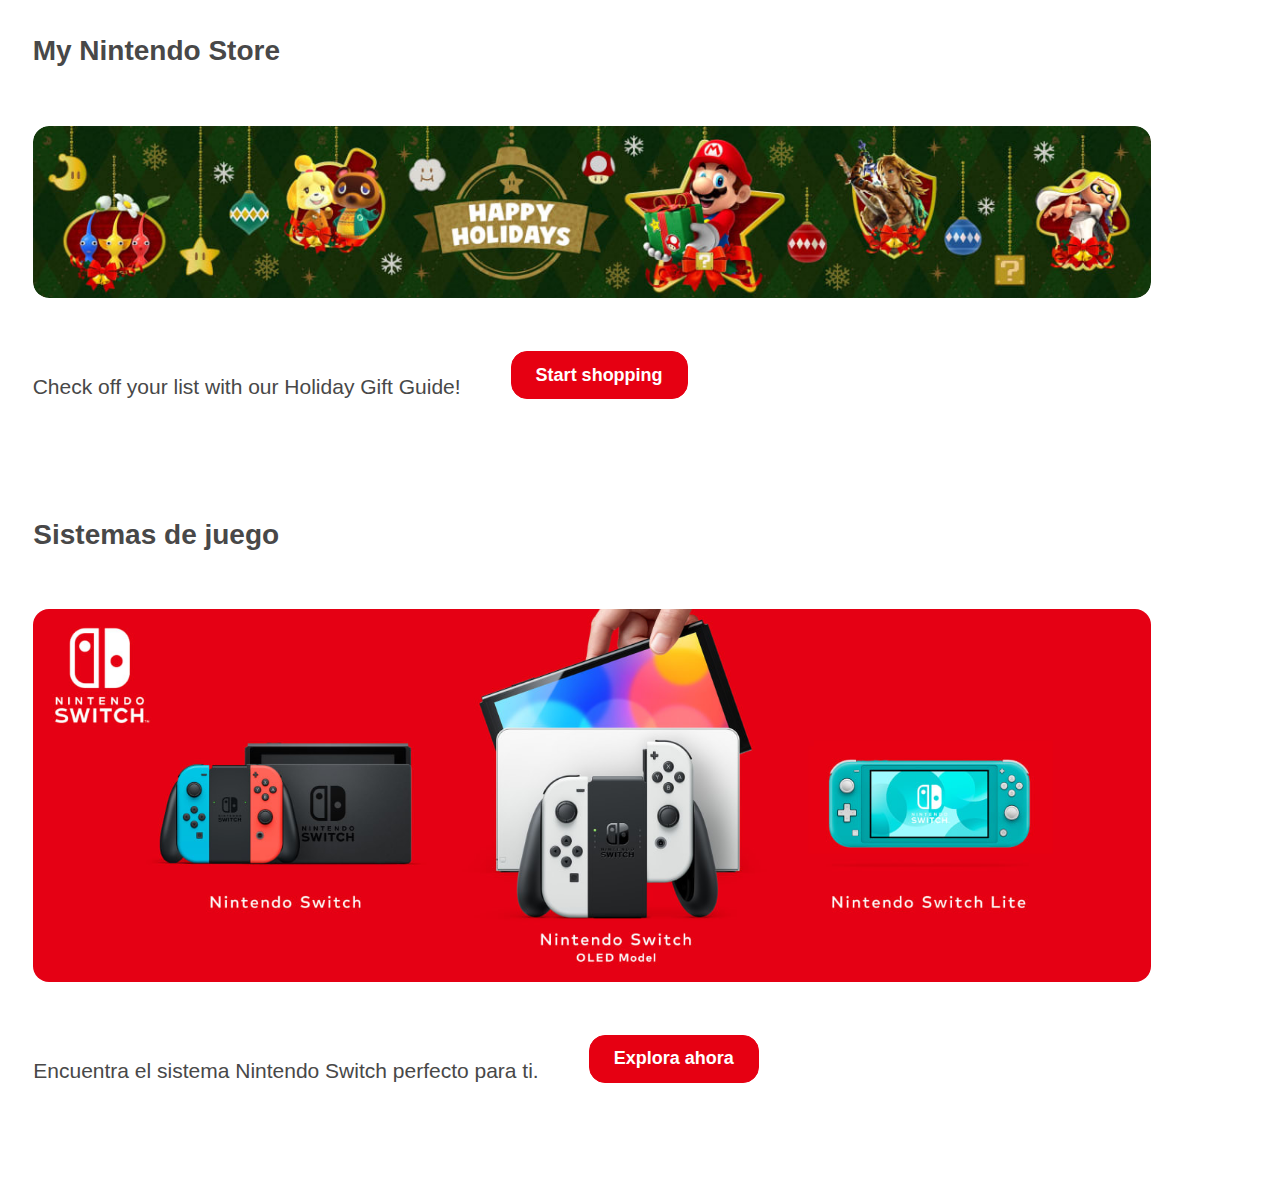
<file: seccion_sistemasJuegos/index.html>
<!DOCTYPE html>
<html>
    <head>
        <meta charset="UFT-8">
        <title>Sistemas de juego</title>
        <meta property="titulo" content="Sistemas de juego">
        <meta property="description" content="Proyecto nintendo">
        <meta property="autor" content="Rosa del Río Angosto">
        <meta property="type" content="proyecto">
        <link rel="stylesheet" href="style.css">
    </head>
    <body>
        <section class="seccionJuego1">
            <div class="interiorAncho">
                <div class="ordenInterno">
                    <h2 class="tituloSistemas">My Nintendo Store</h2>
                    <a href="#" class="enlacesSistemas">
                            <div class="estiloImagen">
                                <img src="4576x704_HGG-banner-desktop.jpg" alt="navidad" class="imagen">
                            </div>
                    </a>
                    <span class="texInf">
                        <span class="pSistemas">
                            <strong>Check off your list with our Holiday Gift Guide!</strong>
                        </span>
                        <span class="estiloBoton">
                            <a href="#" class="enlace">
                                <font style="vertical-align: inherit;">Start shopping</font>
                            </a>
                        </span>
                    </span>
                </div>
            </div>
        </section>
        <section class="seccionJuego">
            <div class="interiorAncho">
                <div class="ordenInterno">
                    <h2 class="tituloSistemas">Sistemas de juego</h2>
                    <a href="#" class="enlaceSistemas">
                        <div class="estiloImagen">
                            <img src="Nintendo_Switch_family_wide_TEST-1.jpg" alt="Nintendo_Switch_family_wide_TEST-1" class="imagen">
                        </div>
                    </a>
                    <span class="texInf">
                        <span class="pSistemas">
                            <strong>Encuentra el sistema Nintendo Switch perfecto para ti.</strong>
                        </span> 
                        <span  class="estiloBoton"> 
                             <!--Diseño de botón, el enlace por ahora está inactivio, por lo que el diseño valdrá para distintos botones, 
                        solo habría que cambiar la ruta del enlace-->
                            <a href="#" class="enlace">
                            <font style="vertical-align: inherit;">Explora ahora</font>
                           </a>
                        </span>
                   
                 
                       
                </div>
                
        </div>
            </section>
            
    </body>
</html>
</file>
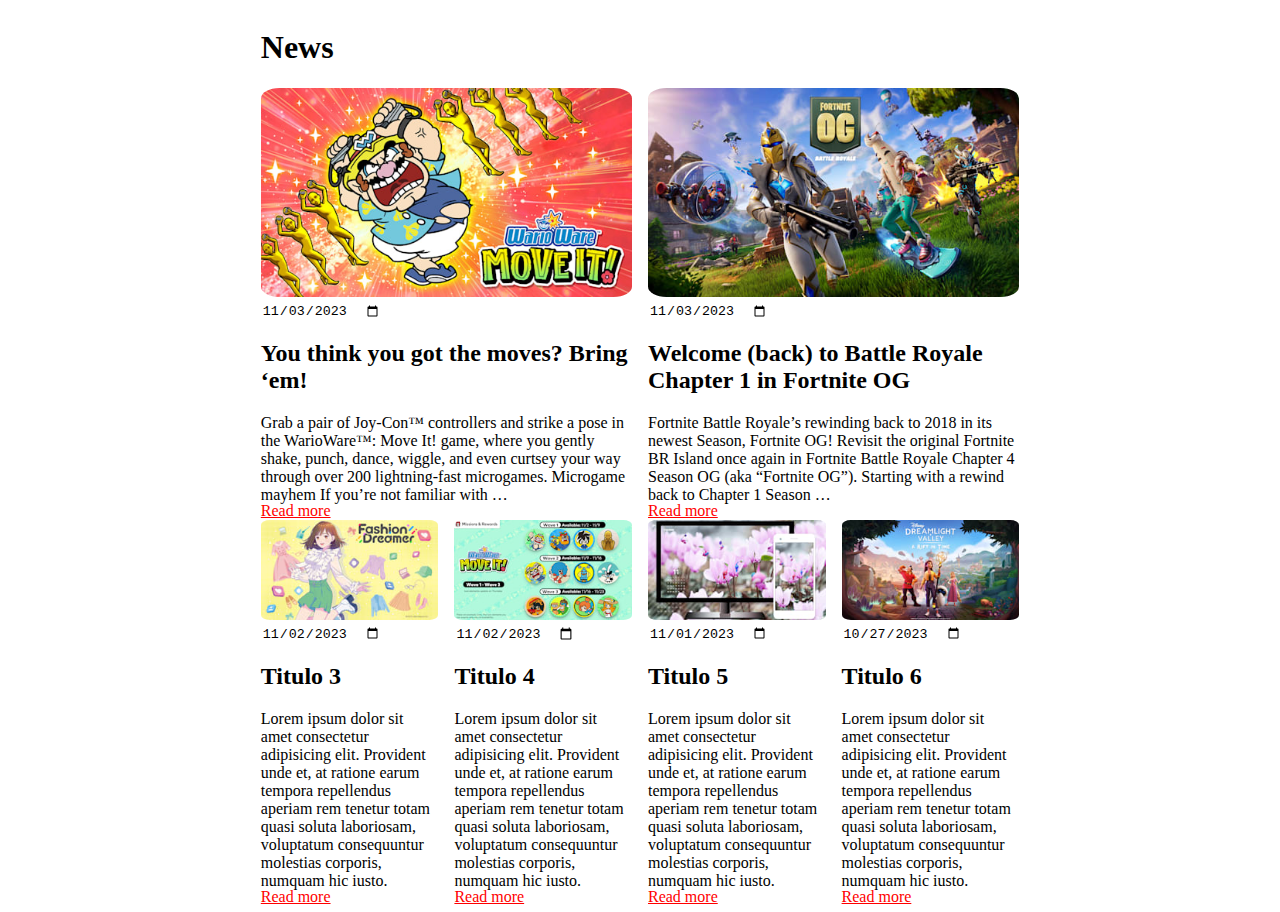
<file: news.html>
<!DOCTYPE html>
<html lang="en">
<head>
    <meta charset="UTF-8">
    <meta http-equiv="X-UA-Compatible" content="IE=edge">
    <meta name="viewport" content="width=device-width, initial-scale=1.0">
    <link rel="stylesheet" href="news.css">
    <title>News</title>
</head>
<body>
    <article>
        <section>
            <h1>News</h1>
        </section>
        <section>
            <div class="newsP">
                <img src="2250x1266_Ncom_WarioWare.jpg" alt="Imagen 1" class="imgP">
                <input type="date" class="fecha" value="2023-11-03">
                <h2>You think you got the moves? Bring ‘em!</h2>
                <p>Grab a pair of Joy-Con™ controllers and strike a pose in the WarioWare™: Move It! game, where you gently shake, punch, dance, wiggle, and even curtsey your way through over 200 lightning-fast microgames. Microgame mayhem If you’re not familiar with …</p>
                <a href="#">Read more</a>
            </div>
            <div class="newsP">
                <img src="EN_27BR_KeyArt_OG_Social.jpg" alt="Imagen 2" class="imgP">
                <input type="date" class="fecha" value="2023-11-03">
                <h2>Welcome (back) to Battle Royale Chapter 1 in Fortnite OG</h2>
                <p>Fortnite Battle Royale’s rewinding back to 2018 in its newest Season, Fortnite OG! Revisit the original Fortnite BR Island once again in Fortnite Battle Royale Chapter 4 Season OG (aka “Fortnite OG”). Starting with a rewind back to Chapter 1 Season …</p>
                <a href="#">Read more</a>
            </div>
        </section>
        <section>
            <div class="newsS">
                <img src="3ecddd559183fe77778a41704d6459d946a03efb8567c56d907eb5452c4f31ba.jpg" alt="Imagen 3" class="imgS">
                <input type="date" class="fecha" value="2023-11-02">
                <h2>Titulo 3</h2>
                <p>Lorem ipsum dolor sit amet consectetur adipisicing elit. 
                    Provident unde et, at ratione earum tempora repellendus 
                    aperiam rem tenetur totam quasi soluta laboriosam, 
                    voluptatum consequuntur molestias corporis, numquam hic 
                    iusto.
                </p>
                <a href="#">Read more</a>
            </div>
            <div class="newsS">
                <img src="LHA-1276-MissionsRewards-WarioWare-Social-EN_v01.jpg" alt="Imagen 4" class="imgS">
                <input type="date" class="fecha" value="2023-11-02">
                <h2>Titulo 4</h2>
                <p>Lorem ipsum dolor sit amet consectetur adipisicing elit. 
                    Provident unde et, at ratione earum tempora repellendus 
                    aperiam rem tenetur totam quasi soluta laboriosam, 
                    voluptatum consequuntur molestias corporis, numquam hic 
                    iusto.
                </p>
                <a href="#">Read more</a>
            </div>
            <div class="newsS">
                <img src="WN_Banner_MN_Pikmin_NovCalendar.jpg" alt="Imagen 5" class="imgS">
                <input type="date" class="fecha" value="2023-11-01">
                <h2>Titulo 5</h2>
                <p>Lorem ipsum dolor sit amet consectetur adipisicing elit. 
                    Provident unde et, at ratione earum tempora repellendus 
                    aperiam rem tenetur totam quasi soluta laboriosam, 
                    voluptatum consequuntur molestias corporis, numquam hic 
                    iusto.
                </p>
                <a href="#">Read more</a>
            </div>
            <div class="newsS">
                <img src="DDV_Expansion1_KeyArt_Final.jpg" alt="Imagen 6" class="imgS">
                <input type="date" class="fecha" value="2023-10-27">
                <h2>Titulo 6</h2>
                <p>Lorem ipsum dolor sit amet consectetur adipisicing elit. 
                    Provident unde et, at ratione earum tempora repellendus 
                    aperiam rem tenetur totam quasi soluta laboriosam, 
                    voluptatum consequuntur molestias corporis, numquam hic 
                    iusto.
                </p>
                <a href="#">Read more</a>
            </div>
        </section>
    </article>
</body>
</html>
</file>
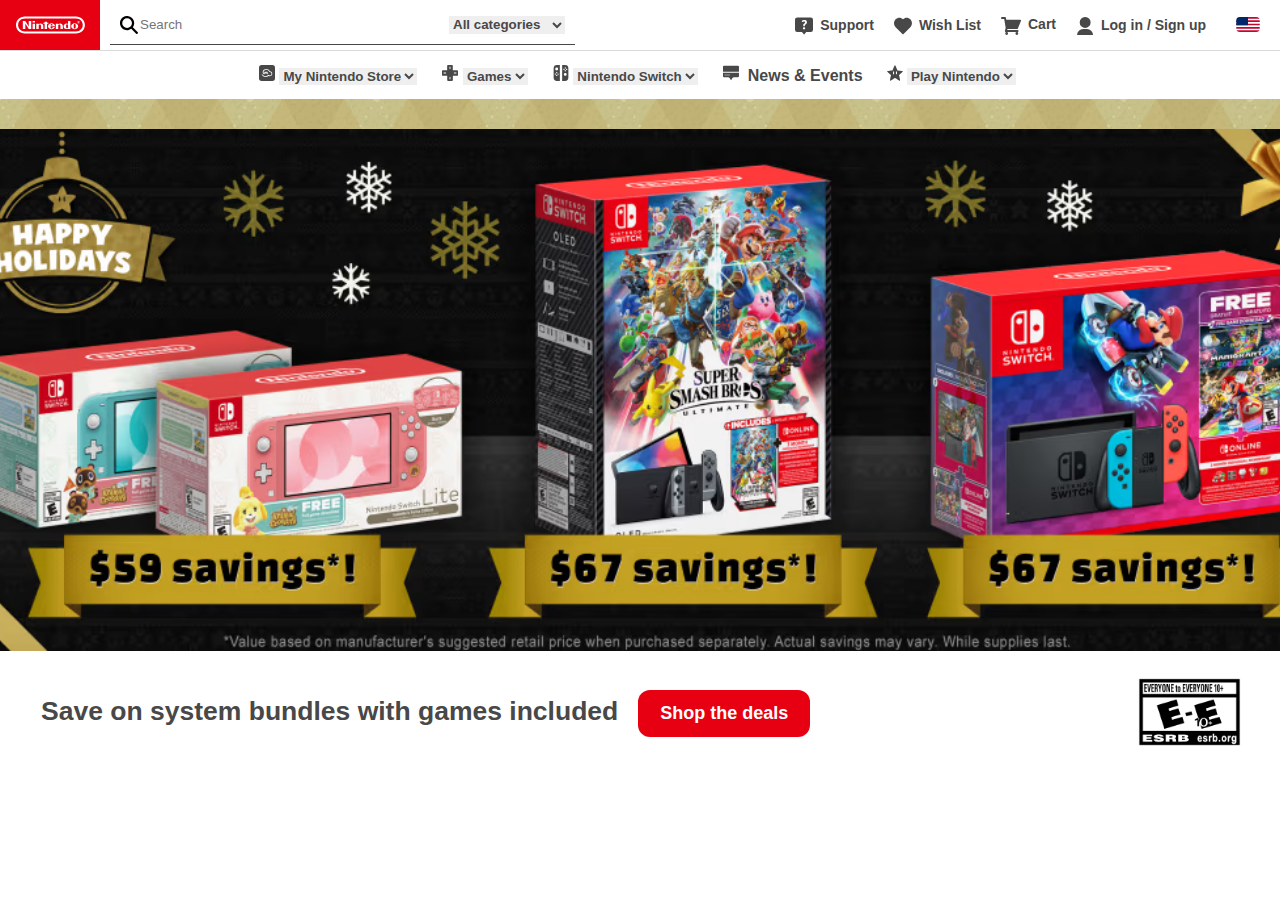
<file: Navbar/navbar_nintendo.html>
<!DOCTYPE html>
<html lang="en">
  <head>
    <meta charset="UTF-8" />
    <meta name="viewport" content="width=device-width, initial-scale=1.0" />
    <title>Document</title>
    <link rel="stylesheet" href="ccss_navbar.css" />
  </head>
  <body>
    <header>
      <nav class="navbar">
        <div class="logo-search">
          <div class="logo">
            <a href="https://www.nintendo.com/us/">
              <svg viewBox="0 0 97 24"xmlns="http://www.w3.org/2000/svg"width="69"role="presentation"alt=""data-testid="NintendoRacetrackLogoIcon"size="69"color="currentColor"><path d="M17.945 14.157l-4.85-7.838H9.609V17.59h3.486V9.752l4.85 7.838h3.456V6.32h-3.486l.03 7.837zm27.554-4.04V8.993H43.68v-1.52h-3.395v1.52h-1.849v1.124h1.85v7.473h3.394v-7.473h1.82zM23.341 17.56h3.364v-7.474h-3.364v7.474zm0-8.932h3.395V6.319H23.34v2.309zm59.17.942c-2.728 0-4.941 1.883-4.941 4.192s2.213 4.193 4.94 4.193c2.729 0 4.942-1.884 4.942-4.193 0-2.309-2.213-4.192-4.941-4.192zm1.364 5.772c0 1.185-.698 1.67-1.364 1.67-.667 0-1.395-.485-1.395-1.67v-3.16c0-1.184.697-1.67 1.395-1.67.666 0 1.364.486 1.364 1.67v3.16zm-10.73-4.891c-.547-.304-1.123-.608-1.91-.669-2.426-.212-4.305 1.945-4.305 3.92 0 2.612 2 3.554 2.304 3.706 1.152.516 2.607.547 3.88-.274v.426h3.334V6.32h-3.334c.03 0 .03 2.4.03 4.13zm.03 3.342v1.336c0 1.155-.789 1.458-1.334 1.458-.546 0-1.334-.303-1.334-1.458v-2.673c0-1.155.788-1.458 1.334-1.458.515 0 1.333.303 1.333 1.458v1.337zM34.616 9.752c-1.122.03-2.031.516-2.698 1.124v-.79h-3.365v7.474h3.365v-4.922c0-.638.697-1.367 1.607-1.367.909 0 1.546.73 1.546 1.367v4.922h3.364v-4.071c0-2.947-2.546-3.798-3.82-3.737zm27.433 0a4.075 4.075 0 0 0-2.698 1.124v-.79h-3.365v7.474h3.365v-4.922c0-.638.697-1.367 1.606-1.367.91 0 1.546.73 1.546 1.367v4.922h3.365v-4.071c0-2.947-2.546-3.798-3.82-3.737zm-7.063 4.101c0-2.309-2.243-4.253-4.971-4.253-2.759 0-4.972 1.884-4.972 4.193 0 2.308 2.213 4.192 4.972 4.192 2.273 0 4.213-1.306 4.789-3.068H51.44v.455c0 1.367-.91 1.671-1.394 1.671-.515 0-1.425-.304-1.425-1.67v-1.55l6.366.03zm-6.123-2.643a1.391 1.391 0 0 1 1.182-.668c.455 0 .91.213 1.182.668.212.365.212.82.212 1.458H48.62c0-.637.03-1.063.243-1.458zm39.921-3.493c0-.365-.272-.547-.818-.547h-.758v1.914h.455v-.79h.242l.364.79h.515l-.424-.851c.273-.091.424-.273.424-.516zm-.879.273h-.242v-.547h.212c.273 0 .424.091.424.274 0 .212-.12.273-.394.273zm.03-1.58c-.94 0-1.727.79-1.727 1.732s.788 1.732 1.728 1.732 1.727-.79 1.727-1.732a1.73 1.73 0 0 0-1.727-1.732zm0 3.13a1.413 1.413 0 0 1-1.394-1.398c0-.76.637-1.398 1.395-1.398.757 0 1.394.638 1.394 1.398 0 .76-.637 1.397-1.394 1.397zM84.148 0H12.64C5.062-.03 0 5.438 0 11.97c0 6.53 5.062 11.939 12.67 11.939h71.508c7.608 0 12.67-5.408 12.67-11.94C96.818 5.44 91.726 0 84.148 0zm-.03 20.993H12.671c-6.033.03-9.7-4.041-9.7-9.023 0-4.983 3.698-8.993 9.7-9.023h71.446c6.002 0 9.7 4.04 9.7 9.023 0 4.982-3.668 9.023-9.7 9.023z"fill="currentColor"></path></svg>
            </a>
          </div>
          <div class="cajas">
            <form class="busqueda">
              <svg data-name="Magnifying glass" xmlns="http://www.w3.org/2000/svg" viewBox="0 0 32 32" class="SearchInputstyles__SearchIcon-sc-1r59ztq-1 hLpYTP" width="18" role="presentation" alt="" data-testid="MagnifyingGlassIcon" size="18" color="currentColor"><path d="M31.564 28.745l-8.73-8.73a12.66 12.66 0 1 0-2.804 2.834l8.715 8.715a1.5 1.5 0 0 0 2.114 0l.705-.705a1.5 1.5 0 0 0 0-2.114zm-18.966-7.433A8.611 8.611 0 1 1 21.21 12.7a8.62 8.62 0 0 1-8.612 8.612z" fill="currentColor"></path></svg>
              <input type="text" placeholder="Search" class="caja" />
              <select class="dropdown">
                <option>All categories</option>
                <option>Games</option>
                <option>Hardware</option>
                <option>Merchandise</option>
                <option>News & Events</option>
                <option>Support</option>
              </select>
            </form>
          </div>
        </div>

        <!-- Aquí los links de la derecha -->

        <div class="arriba">
          <div class="links">
            <a href="https://en-americas-support.nintendo.com/?_gl=1*w67rev*_ga*OTEzOTEzODcwLjE2OTg3NTA2Mjk.*_ga_F6ERC4HMNZ*MTY5OTUzNzA1Ny4xMS4wLjE2OTk1MzcwNTcuMC4wLjA.">
                <svg xmlns="http://www.w3.org/2000/svg" viewBox="0 0 32 32"width="18" role="presentation" alt="" data-testid="SupportIcon" size="18" color="currentColor"><path d="M28.126.862H3.876A3.904 3.904 0 0 0 0 4.757v17.838a3.905 3.905 0 0 0 3.875 3.896h8.375c.125 0 .125 0 .125.125l3.626 4.397a.122.122 0 0 0 .125.125c.125 0 .125 0 .25-.125L20 26.616a.122.122 0 0 1 .124-.125h8.001A3.904 3.904 0 0 0 32 22.595V4.757A3.903 3.903 0 0 0 28.126.862zM17.954 20.91a2.018 2.018 0 0 1-.438.64 2.062 2.062 0 0 1-1.446.58 2.092 2.092 0 0 1-.802-.154 1.944 1.944 0 0 1-.652-.43 1.98 1.98 0 0 1-.427-.642 2.119 2.119 0 0 1-.001-1.59 1.97 1.97 0 0 1 .43-.65 2.055 2.055 0 0 1 .643-.432 2.078 2.078 0 0 1 1.613 0 2.152 2.152 0 0 1 .64.428l.002.001a2.045 2.045 0 0 1 .438 2.25zm2.964-10.055a4.505 4.505 0 0 1-.662 1.159 5.04 5.04 0 0 1-.861.844l-.822.622a6.01 6.01 0 0 0-.626.538.766.766 0 0 0-.231.426l-.303 1.923h-2.517l-.222-2.13a1.824 1.824 0 0 1 .193-1.127 3.152 3.152 0 0 1 .648-.812 7.965 7.965 0 0 1 .838-.658 6.94 6.94 0 0 0 .782-.626 3.116 3.116 0 0 0 .574-.716 1.726 1.726 0 0 0 .208-.873 1.287 1.287 0 0 0-.112-.55 1.213 1.213 0 0 0-.318-.414 1.482 1.482 0 0 0-.506-.275 2.946 2.946 0 0 0-1.628.018 3.595 3.595 0 0 0-.666.277 8.824 8.824 0 0 0-.49.294.966.966 0 0 1-1.483-.33l-.872-1.378.24-.212a8 8 0 0 1 .86-.657 6.234 6.234 0 0 1 1.023-.55 6.4 6.4 0 0 1 1.192-.37 6.63 6.63 0 0 1 3.248.15 4.301 4.301 0 0 1 1.475.826 3.736 3.736 0 0 1 .966 1.314 4.161 4.161 0 0 1 .34 1.703 4.304 4.304 0 0 1-.268 1.584z" fill="currentColor" fill-rule="evenodd">  </path></svg>Support</a>
            <a href="https://www.nintendo.com/us/wish-list/"><svg xmlns="http://www.w3.org/2000/svg" viewBox="0 0 32 32" width="18" role="presentation" alt="" data-testid="HeartIcon" size="18" color="currentColor"><path d="M22.3 1.3c-2.3 0-4.5 1-6.3 2.8-1.7-1.8-3.9-2.8-6.3-2.8C4.4 1.3 0 5.7 0 11.2c0 2.6 1.2 5.1 3.3 7.3L15 30.2c.3.3.6.4 1 .4.3 0 .7-.1 1-.4l11.6-11.6c1.5-1.8 3.3-4.3 3.3-7.5.1-5.4-4.3-9.8-9.6-9.8z" fill-rule="evenodd" clip-rule="evenodd" fill="currentColor"></path></svg>Wish List</a>
            <a href="https://www.nintendo.com/us/cart/"><svg data-name="Shopping cart" xmlns="http://www.w3.org/2000/svg" viewBox="0 0 32 32" width="20" role="presentation" alt="" data-testid="ShoppingCartIcon" size="20" color="currentColor"><path fill="currentColor" d="M23.12 28.073a2.248 2.248 0 1 0 2.25-2.326h-.005a2.288 2.288 0 0 0-2.245 2.326zm2.397-7.29a1.728 1.728 0 0 0 1.498-.982l4.844-11.686a1.544 1.544 0 0 0-.15-1.551 1.593 1.593 0 0 0-1.349-.673H8.44l-.55-2.895A1.494 1.494 0 0 0 6.393 1.6H1.598A1.606 1.606 0 0 0 0 3.255a1.548 1.548 0 0 0 1.598 1.654h3.496L7.49 18.973l-1.098 4.706a1.67 1.67 0 0 0 .25 1.395 1.529 1.529 0 0 0 1.198.673h18.675a1.656 1.656 0 0 0 0-3.31H9.937l.4-1.654zm-18.726 7.29a2.248 2.248 0 1 0 2.25-2.326h-.005a2.288 2.288 0 0 0-2.245 2.326z"></path></svg>Cart</a>
            <a href=""><svg xmlns="http://www.w3.org/2000/svg" viewBox="0 0 32 32" width="18" role="presentation" alt="" data-testid="UserIcon" size="18" color="currentColor"><path d="M16.22 19.41A9.71 9.71 0 1 1 26 9.7a9.74 9.74 0 0 1-9.8 9.71M1.84 32a10.88 10.88 0 0 1 10.94-10.74h6.57A10.88 10.88 0 0 1 30.29 32H1.84" fill="currentColor"></path></svg>Log in / Sign up</a>
            <a href=""></a>
            <img src="FlagUsaIconRegionSelect.webp" alt="Bandera USA"/>
          </div>
        </div>
      </nav>

      <!-- Empieza la barra de navegación inferior -->

    <div class="segunda">
      <form>
        <div class="store">
            <svg viewBox="0 0 32 32" xmlns="http://www.w3.org/2000/svg" width="16" role="presentation" alt="" data-testid="MyNintendoTileIcon" size="16" color="currentColor"><path d="M26.667 0H5.333A5.333 5.333 0 0 0 0 5.333v21.334A5.333 5.333 0 0 0 5.333 32h21.334A5.333 5.333 0 0 0 32 26.667V5.333A5.333 5.333 0 0 0 26.667 0zm-5.105 22.423a5.212 5.212 0 0 1-2.37-.602 10.482 10.482 0 0 1-13.67-1.608.803.803 0 0 1 1.228-1.036 8.866 8.866 0 0 0 11.914 1.04.803.803 0 0 1 .986-.005 3.461 3.461 0 0 0 5.41-2.888 3.495 3.495 0 0 0-3.39-3.416c-.016 0-.036 0-.063-.002a.962.962 0 0 0-.12.003.806.806 0 0 1-.778-.455 6.54 6.54 0 0 0-5.992-3.848c-2.82 0-5.738 1.802-5.738 4.819-.003.818.35 1.596.969 2.132l1.688-3.147a.803.803 0 0 1 1.423.015l.982 1.926.983-1.926a.8.8 0 0 1 .71-.438c.3 0 .574.164.716.428l2.076 3.933a.8.8 0 0 1-.03.804.802.802 0 0 1-1.391-.054l-1.353-2.564-.995 1.95a.803.803 0 0 1-1.431-.001l-1-1.96-1.384 2.58a.805.805 0 0 1-1.046.349 4.563 4.563 0 0 1-2.524-4.027C7.372 10.403 11.107 8 14.717 8a8.081 8.081 0 0 1 7.209 4.308 5.063 5.063 0 0 1-.363 10.115z" fill="currentColor" fill-rule="evenodd"></path></svg>
        <select>  
          <option>My Nintendo Store</option>
        </select>
        </div>
        <div class="games">
            <svg xmlns="http://www.w3.org/2000/svg" viewBox="0 0 32 32" width="16" role="presentation" alt="" data-testid="DPadIcon" size="16" color="currentColor"><path d="M30.1 10.4h-8.5V1.9c0-1-.8-1.9-1.9-1.9h-7.5c-1 0-1.9.8-1.9 1.9v8.5H1.9c-1 0-1.9.8-1.9 1.9v7.5c0 1 .8 1.9 1.9 1.9h8.5v8.5c0 1 .8 1.9 1.9 1.9h7.5c1 0 1.9-.8 1.9-1.9v-8.5h8.5c1 0 1.9-.8 1.9-1.9v-7.5c-.1-1.1-.9-1.9-2-1.9zM7.5 16.9H3.8c-.5 0-.9-.4-.9-.9s.4-.9.9-.9h3.8c.5 0 .9.4.9.9s-.5.9-1 .9zm9.4 11.3c0 .5-.4.9-.9.9s-.9-.4-.9-.9v-3.8c0-.5.4-.9.9-.9s.9.4.9.9v3.8zm0-20.7c0 .5-.4.9-.9.9s-.9-.4-.9-.9V3.8c0-.5.4-.9.9-.9s.9.4.9.9v3.7zm11.3 9.4h-3.8c-.5 0-.9-.4-.9-.9s.4-.9.9-.9h3.8c.5 0 .9.4.9.9.1.5-.3.9-.9.9z" fill-rule="evenodd" clip-rule="evenodd" fill="currentColor"></path></svg>
            <select>
              <option>Games</option>
            </select>
        </div>
        <div class="switch">
            <svg xmlns="http://www.w3.org/2000/svg" viewBox="0 0 32 32" width="16" role="presentation" alt="" data-testid="SwitchIcon" size="16" color="currentColor"><path d="M13.54 0a.18.18 0 0 1 .17.17v31.66a.15.15 0 0 1-.17.17H8.11a6.86 6.86 0 0 1-6.85-6.8V6.74A6.81 6.81 0 0 1 8.11 0h5.43zm10.4 0a6.77 6.77 0 0 1 6.8 6.74V25.2a6.82 6.82 0 0 1-6.85 6.8h-5.43a.15.15 0 0 1-.17-.17V.17c0-.11.11-.17.22-.17h5.43zM7.49 19.6a1.26 1.26 0 1 0 0 2.51 1.32 1.32 0 0 0 1.31-1.25 1.28 1.28 0 0 0-1.31-1.26zm17-3.6a2.86 2.86 0 0 0-2.85 2.86A2.86 2.86 0 1 0 24.51 16zm-14.28.86a1.26 1.26 0 1 0 0 2.51 1.35 1.35 0 0 0 1.31-1.26 1.32 1.32 0 0 0-1.29-1.25zm-5.49 0a1.26 1.26 0 1 0 0 2.51 1.36 1.36 0 0 0 1.32-1.26 1.28 1.28 0 0 0-1.3-1.25zm2.75-2.69a1.26 1.26 0 1 0 0 2.52 1.37 1.37 0 0 0 1.33-1.26 1.28 1.28 0 0 0-1.31-1.26zm17-4a1.36 1.36 0 0 0-1.31 1.26 1.32 1.32 0 1 0 1.31-1.26zm-17-5.08a2.86 2.86 0 1 0 0 5.71 2.86 2.86 0 0 0 2.85-2.86 2.82 2.82 0 0 0-2.83-2.85zm19.77 2.4a1.26 1.26 0 1 0 1.31 1.25 1.32 1.32 0 0 0-1.29-1.25zm-5.43 0a1.26 1.26 0 1 0 1.31 1.25 1.29 1.29 0 0 0-1.29-1.25zm2.68-2.75A1.36 1.36 0 0 0 23.2 6a1.32 1.32 0 1 0 1.31-1.26z" fill="currentColor" fill-rule="evenodd"></path></svg>
            <select>
              <option>Nintendo Switch</option>
            </select>
        </div>
        <div class="news">
            <svg xmlns="http://www.w3.org/2000/svg" viewBox="0 0 32 32" width="16" role="presentation" alt="" data-testid="NewsIcon" size="16" color="currentColor"><path fill="currentColor" d="M31.92 3.62a1.945 1.945 0 0 0-1.953-1.932H1.874A1.945 1.945 0 0 0-.08 3.62v10.068h32zm-32 11.692v7.201a2.027 2.027 0 0 0 1.954 1.998h8.711a2.777 2.777 0 0 1 2.178 1.073q2.97 4.736 3.315 4.728.344-.009 3.315-4.837a2.677 2.677 0 0 1 2.177-.964h8.398a2.027 2.027 0 0 0 1.953-1.998v-7.201zm14 5.15c0 .056-.07.1-.155.1H3.077c-.086 0-.156-.044-.156-.1v-1.051c0-.055.07-.1.156-.1h10.688c.086 0 .156.045.156.1z"></path></svg>
            <a href="https://www.nintendo.com/us/whatsnew/">News & Events</a>
        </div>
        <div class="nintendo">
            <svg xmlns="http://www.w3.org/2000/svg" viewBox="0 0 32 32" width="16" role="presentation" alt="" data-testid="StarPlayNintendoIcon" size="16" color="currentColor"><path d="M18.9 19.1c-.9 0-1-1.5-1-3.4s0-3.5 1-3.4c.9.1 1.1 1.4 1.1 3.3-.1 2-.2 3.5-1.1 3.5m-5.8 0c-.9 0-1-1.6-1-3.4 0-1.9.2-3.2 1.1-3.3 1-.1 1 1.5 1 3.4-.1 1.8-.2 3.3-1.1 3.3M32 12.4c-.1-.3-1.4-.6-5.6-1.1-2.6-.3-5.1-.5-5.2-.5-.2 0-.4-.2-.5-.4-.6-1.6-1.3-3.3-2-4.8C17.1 1.8 16.4.7 15.9.7c-.4 0-1 1.1-2.8 5-1.1 2.4-2 4.8-2 4.8-.1.2-.3.4-.5.4 0 0-2.5.1-5.1.4-4.1.4-5.4.7-5.5 1-.1.4.8 1.3 3.9 4.2 1.9 1.8 3.9 3.4 3.9 3.4.2.1.2.3.2.4v.1s-.6 2.5-1.2 5.1c-.6 3-1.1 5.4-.7 5.7.4.4 1.8-.5 5.2-2.4 2.3-1.3 4.4-2.7 4.5-2.7.2-.1.4-.1.6 0 0 0 2.2 1.4 4.4 2.7 3.4 2 4.7 2.7 5.2 2.4.4-.3 0-2.1-.7-5.7-.5-2.6-1.2-5.1-1.2-5.1v-.1c0-.2.1-.3.2-.4 0 0 1.9-1.6 3.9-3.3 3-2.9 3.9-3.9 3.8-4.2" fill-rule="evenodd" clip-rule="evenodd" fill="currentColor"></path></svg>    
            <select>
              <option>Play Nintendo</option>
            </select>
        </div>
      </form>
    </div>
    </header>

    <!-- Aquí la parte responsive -->

    <section class="top">
      <div class="toplogo">
        <a href="https://www.nintendo.com/us/">
        <svg viewBox="0 0 97 24" xmlns="http://www.w3.org/2000/svg" width="89" role="presentation" alt="" data-testid="NintendoRacetrackLogoIcon" size="89" color="currentColor"><path d="M17.945 14.157l-4.85-7.838H9.609V17.59h3.486V9.752l4.85 7.838h3.456V6.32h-3.486l.03 7.837zm27.554-4.04V8.993H43.68v-1.52h-3.395v1.52h-1.849v1.124h1.85v7.473h3.394v-7.473h1.82zM23.341 17.56h3.364v-7.474h-3.364v7.474zm0-8.932h3.395V6.319H23.34v2.309zm59.17.942c-2.728 0-4.941 1.883-4.941 4.192s2.213 4.193 4.94 4.193c2.729 0 4.942-1.884 4.942-4.193 0-2.309-2.213-4.192-4.941-4.192zm1.364 5.772c0 1.185-.698 1.67-1.364 1.67-.667 0-1.395-.485-1.395-1.67v-3.16c0-1.184.697-1.67 1.395-1.67.666 0 1.364.486 1.364 1.67v3.16zm-10.73-4.891c-.547-.304-1.123-.608-1.91-.669-2.426-.212-4.305 1.945-4.305 3.92 0 2.612 2 3.554 2.304 3.706 1.152.516 2.607.547 3.88-.274v.426h3.334V6.32h-3.334c.03 0 .03 2.4.03 4.13zm.03 3.342v1.336c0 1.155-.789 1.458-1.334 1.458-.546 0-1.334-.303-1.334-1.458v-2.673c0-1.155.788-1.458 1.334-1.458.515 0 1.333.303 1.333 1.458v1.337zM34.616 9.752c-1.122.03-2.031.516-2.698 1.124v-.79h-3.365v7.474h3.365v-4.922c0-.638.697-1.367 1.607-1.367.909 0 1.546.73 1.546 1.367v4.922h3.364v-4.071c0-2.947-2.546-3.798-3.82-3.737zm27.433 0a4.075 4.075 0 0 0-2.698 1.124v-.79h-3.365v7.474h3.365v-4.922c0-.638.697-1.367 1.606-1.367.91 0 1.546.73 1.546 1.367v4.922h3.365v-4.071c0-2.947-2.546-3.798-3.82-3.737zm-7.063 4.101c0-2.309-2.243-4.253-4.971-4.253-2.759 0-4.972 1.884-4.972 4.193 0 2.308 2.213 4.192 4.972 4.192 2.273 0 4.213-1.306 4.789-3.068H51.44v.455c0 1.367-.91 1.671-1.394 1.671-.515 0-1.425-.304-1.425-1.67v-1.55l6.366.03zm-6.123-2.643a1.391 1.391 0 0 1 1.182-.668c.455 0 .91.213 1.182.668.212.365.212.82.212 1.458H48.62c0-.637.03-1.063.243-1.458zm39.921-3.493c0-.365-.272-.547-.818-.547h-.758v1.914h.455v-.79h.242l.364.79h.515l-.424-.851c.273-.091.424-.273.424-.516zm-.879.273h-.242v-.547h.212c.273 0 .424.091.424.274 0 .212-.12.273-.394.273zm.03-1.58c-.94 0-1.727.79-1.727 1.732s.788 1.732 1.728 1.732 1.727-.79 1.727-1.732a1.73 1.73 0 0 0-1.727-1.732zm0 3.13a1.413 1.413 0 0 1-1.394-1.398c0-.76.637-1.398 1.395-1.398.757 0 1.394.638 1.394 1.398 0 .76-.637 1.397-1.394 1.397zM84.148 0H12.64C5.062-.03 0 5.438 0 11.97c0 6.53 5.062 11.939 12.67 11.939h71.508c7.608 0 12.67-5.408 12.67-11.94C96.818 5.44 91.726 0 84.148 0zm-.03 20.993H12.671c-6.033.03-9.7-4.041-9.7-9.023 0-4.983 3.698-8.993 9.7-9.023h71.446c6.002 0 9.7 4.04 9.7 9.023 0 4.982-3.668 9.023-9.7 9.023z" fill="currentColor"></path></svg>
        </a>
      </div>
      <div class="topflag"> 
        <a href="https://www.nintendo.com/us/regionselector/"> 
        <img src="FlagUsaIconRegionSelect.webp" alt="Bandera USA"/>
        </a>
      </div>
    </section>
    <section class="mobile">
      <div class="burger">
        <a href="">
          <svg xmlns="http://www.w3.org/2000/svg" viewBox="0 0 32 32" xml:space="preserve" width="24" role="presentation" alt="" data-testid="HamburgerMenuIcon" color="currentColor" size="24"><path fill="currentColor" d="M0 12.8h32v6.4H0zM0 24h32v6.4H0zM0 1.6h32V8H0z"></path></svg>
        </a>
      </div>
      <div class="like">
        <a href="https://accounts.nintendo.com/authorize_guide?redirect_uri=https%3A%2F%2Faccounts.nintendo.com%2Fconnect%2F1.0.0%2Fauthorize%3Fclient_id%3D01fe027acd6bc0cf%26display%3Dtouch%26interacted%3D1%26prompt%3Dconsent%26redirect_uri%3Dhttps%253A%252F%252Fwww.nintendo.com%26response_mode%3Dweb_message%26response_type%3Dcode%2Bid_token%26scope%3DeshopDemo%2BeshopDevice%2BeshopPrice%2BfamilyMember%2Bmission%253AanyClients%2BmissionStatus%253AanyClients%2BmissionStatus%253Aprogress%2Bopenid%2BparentalControlSetting%2BpointTransaction%2BpointWallet%2Buser%2Buser.birthday%2Buser.email%2Buser.membership%2Buser.mii%2Buser.wishlist%26state%3D88cb919e79f1c8d7ea53388e328ee182%26web_message_target%3Dop-frame%26web_message_uri%3Dhttps%253A%252F%252Faccounts.nintendo.com&type=mixed">
          <svg xmlns="http://www.w3.org/2000/svg" viewBox="0 0 32 32" width="18" role="presentation" alt="" data-testid="HeartIcon" size="18" color="currentColor"><path d="M22.3 1.3c-2.3 0-4.5 1-6.3 2.8-1.7-1.8-3.9-2.8-6.3-2.8C4.4 1.3 0 5.7 0 11.2c0 2.6 1.2 5.1 3.3 7.3L15 30.2c.3.3.6.4 1 .4.3 0 .7-.1 1-.4l11.6-11.6c1.5-1.8 3.3-4.3 3.3-7.5.1-5.4-4.3-9.8-9.6-9.8z" fill-rule="evenodd" clip-rule="evenodd" fill="currentColor"></path></svg>
        </a>
      </div>
      <div class="search">
          <a href="">      
          <svg data-name="Magnifying glass" xmlns="http://www.w3.org/2000/svg" viewBox="0 0 32 32" width="32" role="presentation" alt="" data-testid="MagnifyingGlassIcon" size="32" color="currentColor"><path d="M31.564 28.745l-8.73-8.73a12.66 12.66 0 1 0-2.804 2.834l8.715 8.715a1.5 1.5 0 0 0 2.114 0l.705-.705a1.5 1.5 0 0 0 0-2.114zm-18.966-7.433A8.611 8.611 0 1 1 21.21 12.7a8.62 8.62 0 0 1-8.612 8.612z" fill="currentColor"></path></svg>
          </a>
      </div>
      <div class="carro">
        <a href="https://www.nintendo.com/us/cart/">
      <svg data-name="Shopping cart" xmlns="http://www.w3.org/2000/svg" viewBox="0 0 32 32" width="20" role="presentation" alt="" data-testid="ShoppingCartIcon" size="20" color="currentColor"><path fill="currentColor" d="M23.12 28.073a2.248 2.248 0 1 0 2.25-2.326h-.005a2.288 2.288 0 0 0-2.245 2.326zm2.397-7.29a1.728 1.728 0 0 0 1.498-.982l4.844-11.686a1.544 1.544 0 0 0-.15-1.551 1.593 1.593 0 0 0-1.349-.673H8.44l-.55-2.895A1.494 1.494 0 0 0 6.393 1.6H1.598A1.606 1.606 0 0 0 0 3.255a1.548 1.548 0 0 0 1.598 1.654h3.496L7.49 18.973l-1.098 4.706a1.67 1.67 0 0 0 .25 1.395 1.529 1.529 0 0 0 1.198.673h18.675a1.656 1.656 0 0 0 0-3.31H9.937l.4-1.654zm-18.726 7.29a2.248 2.248 0 1 0 2.25-2.326h-.005a2.288 2.288 0 0 0-2.245 2.326z"></path></svg>
        </a>
      </div>
      <div class="login">
        <a href="">
        <svg xmlns="http://www.w3.org/2000/svg" viewBox="0 0 32 32" width="18" role="presentation" alt="" data-testid="UserIcon" size="18" color="currentColor"><path d="M16.22 19.41A9.71 9.71 0 1 1 26 9.7a9.74 9.74 0 0 1-9.8 9.71M1.84 32a10.88 10.88 0 0 1 10.94-10.74h6.57A10.88 10.88 0 0 1 30.29 32H1.84" fill="currentColor"></path></svg>
        </a>
      </div>
    </section>

    <!-- Aquí empiezo el banner -->

    <section class="banner">
      <a href="https://www.nintendo.com/us/retail-offers/">
      <div class="containerPreview">
        <div class="containerBackground">          
        </div>
        <div class="containerImage">
          <img src="banner_navidad.avif"
          width="1440" 
          height="522">
        </div> 

        <!-- La imagen cambia con el tamaño -->
        
        <div class="image_resp">
          <img src="banner_respo.avif">
        </div>
      </div>
     </a>      
      <div class="piedefoto">
          <div class="titulo">
            Save on system bundles with games included
          </div>
          <div class="deals">
          <a href="https://www.nintendo.com/us/retail-offers/">
            <input type="button" class="boton" value="Shop the deals">
         </a>
        </div>
        <div class="rating">
         <a href="https://www.esrb.org/ratings-guide/">
         <img src="rating.png">
        </a>
      </div>
      </div>
    </section>
  </body>
</html>
</file>
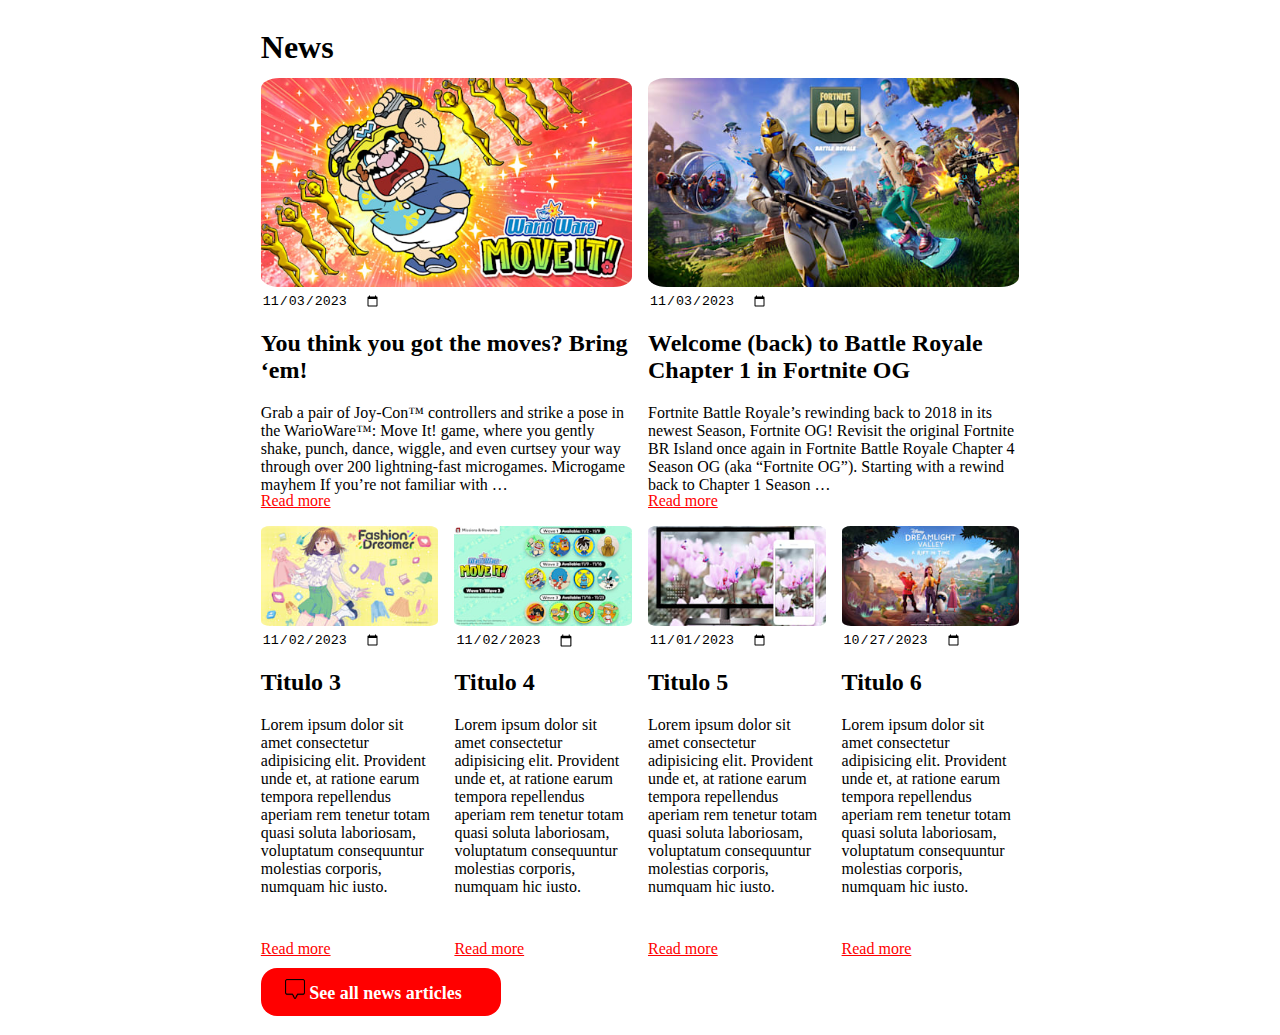
<file: Pestaña news/news.html>
<!DOCTYPE html>
<html lang="en">
<head>
    <meta charset="UTF-8">
    <meta http-equiv="X-UA-Compatible" content="IE=edge">
    <meta name="viewport" content="width=device-width, initial-scale=1.0">
    <link rel="stylesheet" href="news.css">
    <title>News</title>
</head>
<body>
    <main>
        <section class="titulo">
            <h1>News</h1>
        </section>
        <section class="contenedorNews">
            <div class="P1">
                <img src="images/2250x1266_Ncom_WarioWare.jpg" alt="Imagen 1" class="imgS">
                <input type="date" class="fecha" value="2023-11-03">
                <h2>You think you got the moves? Bring ‘em!</h2>
                <p>Grab a pair of Joy-Con™ controllers and strike a pose in the WarioWare™: Move It! game, where you gently shake, punch, dance, wiggle, and even curtsey your way through over 200 lightning-fast microgames. Microgame mayhem If you’re not familiar with …</p>
                <a class="readMore" href="#">Read more</a>
            </div>
            <div class="P2">
                <img src="images/EN_27BR_KeyArt_OG_Social.jpg" alt="Imagen 2" class="imgS">
                <input type="date" class="fecha" value="2023-11-03">
                <h2>Welcome (back) to Battle Royale Chapter 1 in Fortnite OG</h2>
                <p>Fortnite Battle Royale’s rewinding back to 2018 in its newest Season, Fortnite OG! Revisit the original Fortnite BR Island once again in Fortnite Battle Royale Chapter 4 Season OG (aka “Fortnite OG”). Starting with a rewind back to Chapter 1 Season …</p>
                <a class="readMore" href="#">Read more</a>
            </div>
            <div class="P3">
                <img src="images/3ecddd559183fe77778a41704d6459d946a03efb8567c56d907eb5452c4f31ba.jpg" alt="Imagen 3" class="imgS">
                <input type="date" class="fecha" value="2023-11-02">
                <h2>Titulo 3</h2>
                <p>Lorem ipsum dolor sit amet consectetur adipisicing elit. 
                    Provident unde et, at ratione earum tempora repellendus 
                    aperiam rem tenetur totam quasi soluta laboriosam, 
                    voluptatum consequuntur molestias corporis, numquam hic 
                    iusto.
                </p>
                <a class="readMore" href="#">Read more</a>
            </div>
            <div class="P4">
                <img src="images/LHA-1276-MissionsRewards-WarioWare-Social-EN_v01.jpg" alt="Imagen 4" class="imgS">
                <input type="date" class="fecha" value="2023-11-02">
                <h2>Titulo 4</h2>
                <p>Lorem ipsum dolor sit amet consectetur adipisicing elit. 
                    Provident unde et, at ratione earum tempora repellendus 
                    aperiam rem tenetur totam quasi soluta laboriosam, 
                    voluptatum consequuntur molestias corporis, numquam hic 
                    iusto.
                </p>
                <a class="readMore" href="#">Read more</a>
            </div>
            <div class="P5">
                <img src="images/WN_Banner_MN_Pikmin_NovCalendar.jpg" alt="Imagen 5" class="imgS">
                <input type="date" class="fecha" value="2023-11-01">
                <h2>Titulo 5</h2>
                <p>Lorem ipsum dolor sit amet consectetur adipisicing elit. 
                    Provident unde et, at ratione earum tempora repellendus 
                    aperiam rem tenetur totam quasi soluta laboriosam, 
                    voluptatum consequuntur molestias corporis, numquam hic 
                    iusto.
                </p>
                <a class="readMore" href="#">Read more</a>
            </div>
            <div class="P6">
                <img src="images/DDV_Expansion1_KeyArt_Final.jpg" alt="Imagen 6" class="imgS">
                <input type="date" class="fecha" value="2023-10-27">
                <h2>Titulo 6</h2>
                <p>Lorem ipsum dolor sit amet consectetur adipisicing elit. 
                    Provident unde et, at ratione earum tempora repellendus 
                    aperiam rem tenetur totam quasi soluta laboriosam, 
                    voluptatum consequuntur molestias corporis, numquam hic 
                    iusto.
                </p>
                <a class="readMore" href="#">Read more</a>
            </div>
        </section>
        <section class="boton">
            <div class="enlace"> 
                <!--Modifique el boton ahora esta compuesto por 2 clases-->
            <a href="#" class="enlaceEstilos">
                <img src="icons/comentario.png" alt="comentario" class="icon">
               See all news articles
            </div>
        </section>
        
    </main>
</body>
</html>
</file>
<file: seccion_sistemasJuegos/style.css>
body {
    font-family: museo-sans, -apple-system, BlinkMacSystemFont, sans-serif;
    line-height: 1.4;
    -webkit-font-smoothing: antialiased;
    color: #484848;
}

.seccionJuego1{
  -webkit-box-align: center;
    align-items: center;
}

@media(min-width:1025px){
    .seccionJuego1{
        display: grid;
        grid-template-columns: auto 1fr;
        gap: 2rem;
        justify-items: start;
    
    }
}


.seccionJuego{
    position: relative;
    width: 100%;
    padding-top: 3rem;
    padding-bottom: 3rem;
}
.interiorAncho{
    width: 96%;
    margin-left: auto;
    margin-right: auto;
}
@media(min-width:1025px){
    .interiorAncho{
        display: grid;
        grid-template-columns: auto 1fr;
        gap: 2rem;
        justify-items: start;
    }
}

.ordenInterno{
    display: grid;
    grid-template-columns: auto 1fr;
    gap: 2rem;
    align-items: center;
}

.tituloSistemas{
        grid-column: 1 / span 2;
        font-style: inherit;
        font-size: 1.75rem;
        margin-inline-start: 0px;
        margin-inline-end: 0px;
        display: block;
    }
    @media(min-width:1025px){
        .tituloSistemas{
            grid-column: 1/span2;
        }
    }
    @media(min-width:429px){
        .tituloSistemas{
            font-size: 1.75rem;
        }
    }

.enlacesSistemas{
    border-color: 2px solid blue;
    width: 100%;
    border-radius: 1rem;
    width: 100%;
    color: inherit;
    text-decoration: none;
    cursor: pointer;
    overflow: hidden;
}


@media (min-width: 1025px){
    .enlacesSistemas {
        grid-column: 1 / span 2;
    }
}


*, ::before, ::after {
    box-sizing: border-box;
}

.imagen{
    border-radius: 1rem;
    display: block;
    min-height: 1px;
    width: 100%;
    overflow: clip;
    text-align: center;
    
    
}
img{
    overflow-clip-margin: content-box;
    overflow: clip;
}

.texInf{
    grid-column: 1 / span 2;
    font-size: 1.3125rem;
    margin: 1em 0px;
   display:flex;
}

.pSistemas{
    
    font-style: inherit;
    font-weight: bold;
    font-size: 1.3125rem;
    font-weight: 300;
    display: block;
    margin-block-start: 1em;
    margin-block-end: 1em;
    margin-inline-start: 0px;
    margin-inline-end: 0px;
}

.enlace{
   
    background-color: rgb(230, 0, 18);
    border-color: rgb(230, 0, 18);
    color: white;
    height: 3rem;
    font-size: 1.125rem;
    padding: 0px 1.5rem;
    width: auto;
    position: absolute;
    margin-left: 50px;
    align-items: center;
    text-align: center;
    cursor: pointer;
    font-weight: 700;
    border-width: 1px;
    border-style: solid;
    border-radius: 1rem;
    display: flex;
    text-decoration: none;


}
</file>
<file: news.css>
section{
    
    display: flex;
    flex-direction: row;
    max-width: 60%;
    flex-wrap: wrap;
    margin: 0 auto;
    gap: 1rem;
}
div{
    position: relative;
    width: 20ch;
    flex-grow: 1;
}

.newsS{
    
    flex-basis: 10ch;
}
img{
    min-height: 1px;
    width: 100%;
    border-radius: 5%;
}
.fecha{
    border-style: none;
}
a{
    position: absolute;
    bottom: 0;
    left: 0;
    z-index: -1;
    color: red;
}
</file>
<file: Navbar/ccss_navbar.css>
* {
    margin: 0;
  }
  
  /* .banner{
    overflow-x: hidden;
  } */
  :root {
    --color: rgb(72, 72, 72);
    --rojo: rgb(230, 0, 18);
  }
  
  .logo-search {
    display: flex;
    align-items: center;
  }
  header {
    margin: 0;
    display: flex;
    flex-direction: column;
    justify-content: space-between;
    flex-wrap: wrap;
  }
  
  .logo {
    display: flex;
    justify-content: center;
    background-color: var(--rojo);
    color: white;
    width: 100px;
    height: 50px;
  }

  .logo a{
    color:white;
    display: flex;
    justify-content: center;
  }
  
  .logo:hover{
    cursor: pointer;
  }
  .busqueda{
    display: flex;
    justify-content: space-between;
    padding: 10px;
    font-family: museo-sans, -apple-system, BlinkMacSystemFont, sans-serif;
    font-weight: 700;
  }

  .busqueda:hover{
    border-color:var(--rojo);
    cursor: pointer;
  }

  .busqueda select{
    margin-left: 130px;
    font-family: museo-sans, -apple-system, BlinkMacSystemFont, sans-serif;
    font-weight: 700;
  }
  .busqueda svg:hover{
    color: var(--rojo);
  }

  .caja {
    border-style: none;
  }

  .dropdown:hover{
    color:var(--rojo);
    cursor: pointer;
    border-color: var(--rojo);
  }

  .navbar {
    display: flex;
    flex-direction: row;
    align-items: flex-start;
    justify-content: space-between;
    border-bottom: 1px rgb(218, 218, 218) solid;
    height: 50px;
  }
  
  .arriba {
    display: flex;
    flex-direction: row;
    justify-content: space-between;
    padding-top: 4px;
  }
  

  /* Links de la derecha */


  .links {
    display: flex;
    padding: 10px;
    justify-self: flex-end;
    align-items: center;
    font-family: museo-sans, -apple-system, BlinkMacSystemFont, sans-serif;
    font-weight: 550;
    font-size: 14px;
    margin-right: 10px;
  }
  
  .links a {
    display: flex;
    color: var(--color);
    text-decoration: none;
    padding: 10px;
    padding-bottom: 5px;
    margin-top: -8px;
  }

  .links a:hover{
    color:var(--rojo);
    cursor: pointer;
  }

  .links svg{
    margin-right: 7px;
  }

  .links img{
    border-radius: 4px;
    position: relative;
    bottom: 3px;
  }

  
  /* Barra de Navegación inferior */
  
  .cajas {
    display: flex;
    align-items: flex-start;
    border-style: none;
    border-bottom: 0.5px solid var(--color);
    border-color: var(--color);
    margin-left: 10px;
  }

  .cajas:hover{
    border-color:var(--rojo);
    cursor: pointer;
  }
  
  .dropdown {
    border-style: none;
    color: var(--color);
    font-family: museo-sans, -apple-system, BlinkMacSystemFont, sans-serif;
  }

  .dropdown option{
    color: var(--color);
  }
  
  .segunda div{
    margin:10px
  }

  .segunda form{
    padding-top: 35px;
    display: flex;
    flex-direction: row;
    align-items: center; 
    justify-content: center; 
    color: var(--color);
    padding: 4px;
    font-family: museo-sans, -apple-system, BlinkMacSystemFont, sans-serif;
    font-weight: 700;
  }
  
  .segunda a {
    text-decoration: none;
    color: var(--color);
    padding: 4px;
    font-family: museo-sans, -apple-system, BlinkMacSystemFont, sans-serif;
    font-weight: 700;
  }
  
  .segunda a:hover{
    color:var(--rojo);
    cursor: pointer;
  }

  .segunda select {
    border-style: none;
    margin-right: 5px;
    color: var(--color);
    font-family: museo-sans, -apple-system, BlinkMacSystemFont, sans-serif;
    font-weight: 700;
  }

  .segunda select:hover{
    color:var(--rojo);
    cursor: pointer;
  }

  .store:hover, .store:hover select{
    color:var(--rojo);
    cursor: pointer;
  }

  .games:hover, .games:hover select{
    color:var(--rojo);
    cursor: pointer;
  }

  .switch:hover, switch:hover select{
    color:var(--rojo);
    cursor: pointer;
  }

  .news:hover, .news:hover select{
    color:var(--rojo);
    cursor: pointer;
  }

  .nintendo:hover, .nintendo:hover select{
    color:var(--rojo);
    cursor: pointer;
  }

  /* Aquí la parte responsive */

  .mobile{
    display: none;
    z-index: 1;
  }

  .top{
    display: none;
  }

  @media(max-width: 1025px) {
    header{
     display:none;
     }
    
     .top{
      display: flex;
      justify-content: space-between;
      align-items: center;
      background-color:var(--rojo);
      height:46px;
      padding-left: 8px;
     }

    .top svg{
      color: white;
      display: flex;
      margin-left: 9px;
    } 
    .topflag{
      margin-right: 10px;
      border-color: white;
    }
    .mobile{
      position: fixed;
      left:10%;
      bottom: 0;
      margin-bottom: 20px;
      height: 58px;
      display: flex;
      align-items: center;
      justify-content: space-between;
      padding-left: 1rem;
      padding-right: 1rem;
      background-color: rgb(255, 255, 255);
      border-radius: 100px;
      box-shadow: rgba(0, 0, 0, 0.2) 0px 0.25rem 0.5rem 0px;
      -webkit-box-align:center;
      width: 400px;
    }
    
    .mobile:hover{
      cursor: pointer;
    }
    .mobile div{
      padding:20px;
      }

    
    .mobile div a{
      color:var(--color)
    }
    .like :hover, .burger :hover, .carro :hover, .login :hover{
      color:var(--rojo);
    }
    .search{
      display: flex;
      align-items: center;
      justify-content: center;
      margin-bottom: 0px;
      background-color: var(--rojo);
      border-radius: 100px;
      color:white;
      position: relative;
      bottom: 10px;
      width:18px;
      height: 18px;
    }
    .search svg{
      color: white;
    }  
  }

  /* Aquí empiezo el banner */

  .image_resp{
    display: none;
  }

  .containerPreview{
    position: relative;
  }

  .containerBackground{
    background-image: url(background.jpg);
    position: absolute;
    height: 460px;
    width: 100%;
   }

  .containerImage{
    position:relative; 
    display: flex;
    flex-wrap: wrap;
    justify-content: center;
    align-items: center;
    border-radius: 15px;
  }

  .containerImage img{
    border-radius: 15px;
    position: relative;
    top: 30px;
  }

  .piedefoto{
    display: flex;
    justify-content: flex-start;
    align-items: flex-end;
  }

  .titulo{
    margin-top: 75px;
    color: rgb(72, 72, 72);
    font-size:26.5px;
    font-weight:700;
    margin-left: 41px;
    font-family: museo-sans, -apple-system, BlinkMacSystemFont, sans-serif;
    height: min-content;
    margin-right: 20px;  
  }

  .titulo:hover{
    cursor: default;
  }

  .deals{
    position: relative;
    top: 10px;
  }

  .boton {
    background-color: var(--rojo);
    color: white;
    border: none;
    border-radius: 12px;
    padding-left: 22px;
    padding-right: 22px;
    font-family: museo-sans, -apple-system, BlinkMacSystemFont, sans-serif;
    font-size: 18px;
    font-weight: 700;
    height: 47px;
  }

  .boton:hover{
    cursor: pointer;
  }

  .rating{
    position: absolute;
    right: 0%;
  }

  .rating img{
    width: 103px;
    bottom: 49px;
    margin-right: 39px;
    position: relative;
    top:23px;
  }

  /* Parte responsive del banner */

  @media(max-width: 1025px) {

    .image_resp{
      max-width: 100%;
      position: relative;
      display: flex;
      /* height: auto; 
      width: 100%; */
    }

    .image_resp img{
      width: 100%;
      margin-right: 0%;
    }

    .containerPreview{
      position: relative;
    }
    .containerImage img{
      display: none;
    }

    .containerBackground{
      position: absolute;
      margin-top:200px;
      /* max-width: 100%; */
    }

    .piedefoto{
      position: relative;
      display: flex;
      flex-direction: column;
      align-items: center;
      justify-content: flex-end;
    }

    .rating{
      display: none;
    }

    .titulo{
      margin-top: 40px;
      display: flex;
      flex-wrap: wrap;
      flex-direction: column;
      align-items: center;
      justify-content: center;
      text-align: center;
    }

    .boton{
      position: relative;
      width:520px;
      top: 7px;
      border-radius: 0.5rem;
    }
  }
</file>
<file: Pestaña news/news.css>
main{
    max-width: 60%;
    margin: 0 auto;
    display: grid;
    grid-template-columns: 1fr;
    grid-template-rows: 70px 1fr 70px;
    grid-template-areas:    "titulo"
                            "contenedorNews"
                            "boton";
}
main .titulo{
    grid-area: titulo;
}

main .contenedorNews{
    grid-area: contenedorNews;
    display:grid;
    grid-template-columns: repeat(4, 1fr);
    grid-template-rows: repeat(2, 1fr);
    grid-template-areas:    "P1 P1 P2 P2"
                            "P3 P4 P5 P6";
    
    gap: 1rem;
    
}
main .boton{
    padding-top: 10px;
    grid-area: boton;
}
main div{
    position: relative;
}
 

main img{
    min-height: 1px;
    width: 100%;
    border-radius: 5%;
}
main .fecha{
    border-style: none;
}
main .readMore{
    position: absolute;
    bottom: 0;
    left: 0;
    z-index: -1;
    color: red;
}

.P1{
    grid-area: P1;
}
.P2{
    grid-area: P2;
}
.P3{
    grid-area: P3;
}
.P4{
    grid-area: P4;
}
.P5{
    grid-area: P5;
}
.P6{
    grid-area: P6;
}
.P1:hover,.P2:hover,.P3:hover,.P4:hover,.P5:hover,.P6:hover{
    cursor:pointer; 
    transition: 0.5s; 
    
}
.P1:hover h2,.P2:hover h2,.P3:hover h2,.P4:hover h2,.P5:hover h2,.P6:hover h2{
    color: red;
    transition: 0.5s;
    
}
.P1:hover .imgS,.P2:hover .imgS,.P3:hover .imgS,.P4:hover .imgS,.P5:hover .imgS,.P6:hover .imgS{
    transition: 0.5s;
    filter: brightness(0.5);
    
}


main .enlace{
    background-color: red;
    border-color: rgb(230, 0, 18);
    max-width: 15rem;
    height: 3rem;
    width: auto;
    border-radius: 1rem;
    display: flex;
    align-items: center;
    text-align: center;
    cursor: pointer;

}
main .enlaceEstilos{
    color: white;
    font-size: 1.125rem;
    padding: 0px 1.5rem;
    font-weight: 700;
    text-decoration: none;
}

main .icon{
    width: 20px;
}
@media(max-width:900px){
    main .contenedorNews{
        display: grid;
        grid-template-rows: repeat(4, 1fr);
        grid-template-columns: repeat(2, 1fr);
        grid-template-areas:    "P1 P1"
                                "P2 P2"
                                "P3 P4"
                                "P5 P6";
    }
}
@media(max-width:550px){
    main{
        max-width: 100%;
    }
    main .contenedorNews{
        display: grid;
        grid-template-columns: 1fr;
        grid-template-rows: repeat(6, 1fr);
        grid-template-areas:    "P1"
                                "P2"
                                "P3"
                                "P4"
                                "P5"
                                "P6";   
        
    }
    
}
</file>
